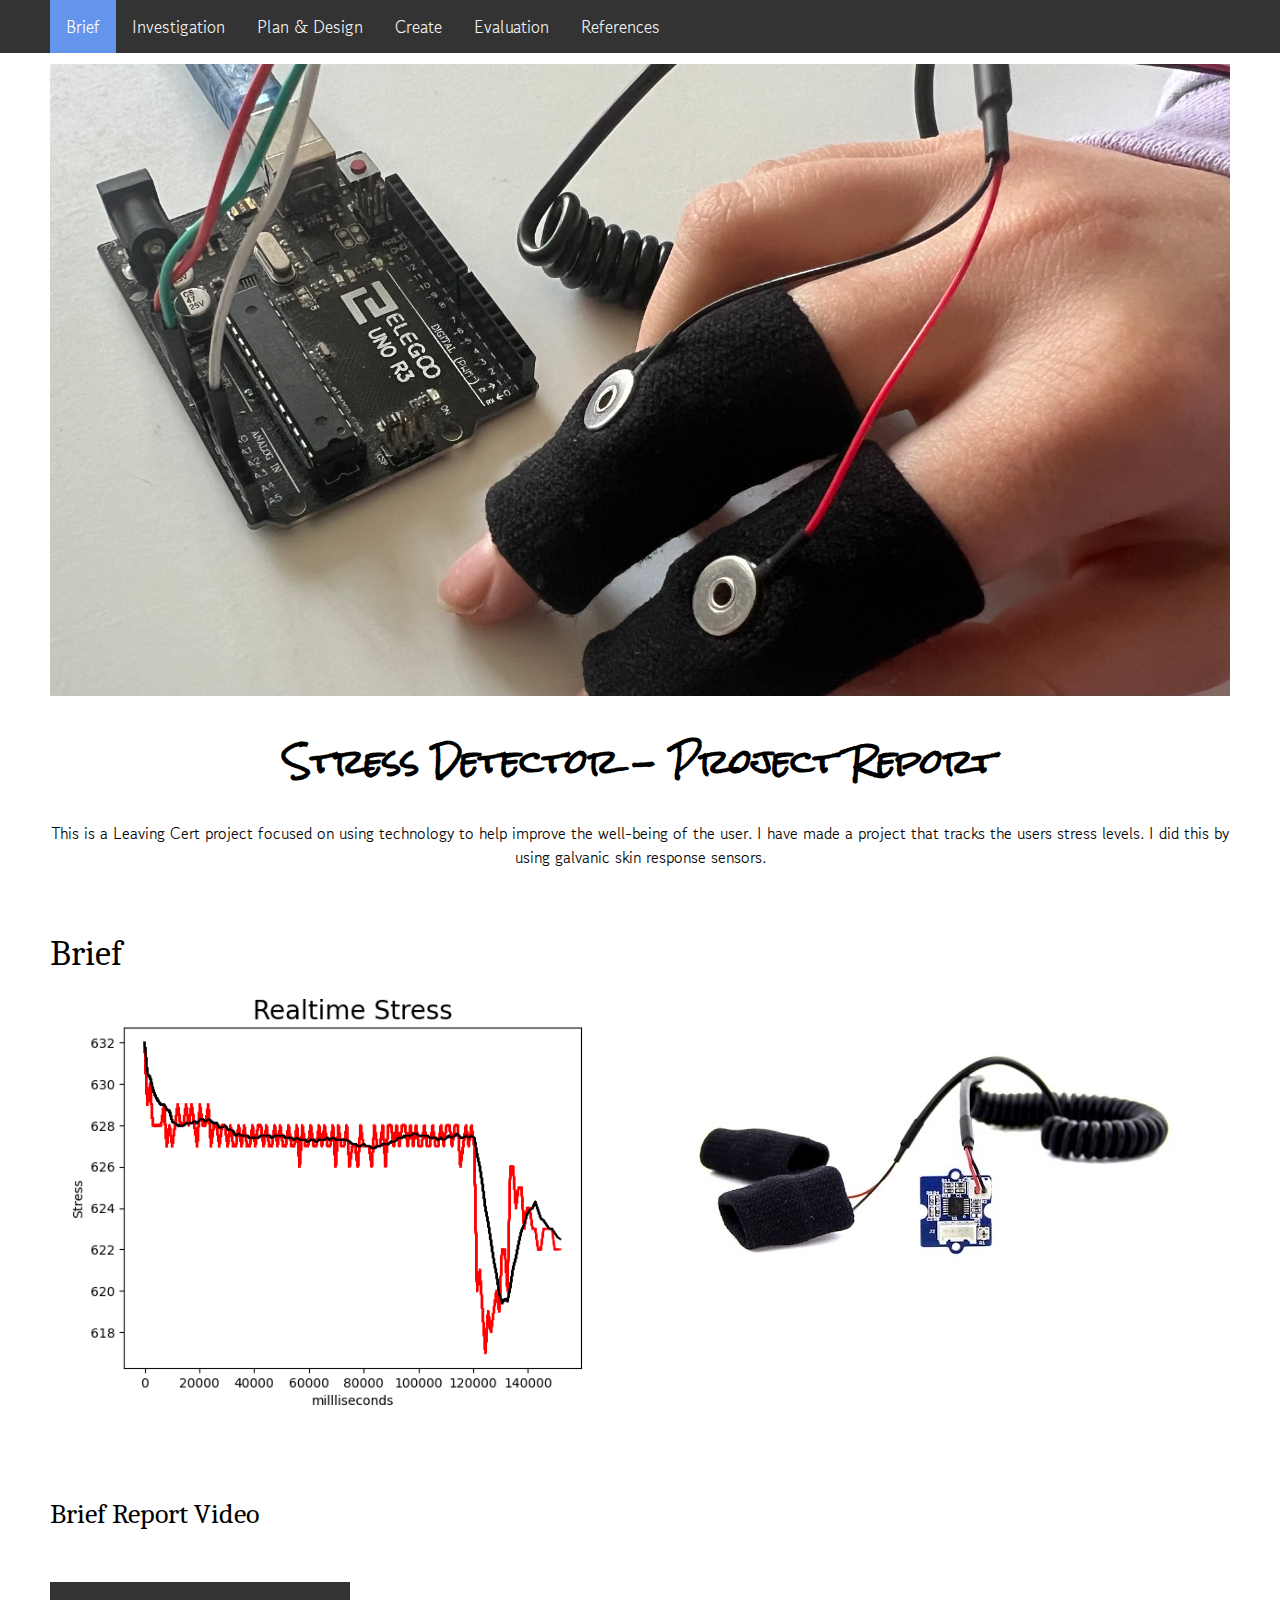
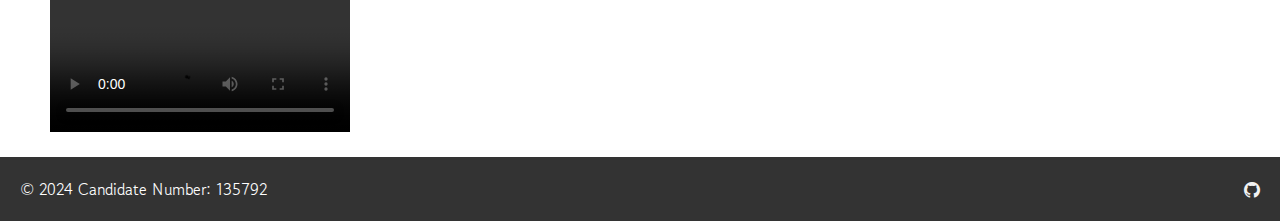
<file: website/index.html>
<!doctype html>
<html lang="en">

<head>
    <meta charset="utf-8">
    <meta name="viewport" content="width=device-width, initial-scale=1">
    <title>CompScience Project</title>
    <link rel="icon" type="image/x-icon" href="img/favicon.ico">

    <link rel="preconnect" href="https://fonts.googleapis.com">
    <link rel="preconnect" href="https://fonts.gstatic.com" crossorigin>
    <link href="https://fonts.googleapis.com/css2?family=Gowun+Dodum&display=swap" rel="stylesheet">
    <link href="https://fonts.googleapis.com/css?family=Rock+Salt" rel="stylesheet"/>
    <link href="https://fonts.googleapis.com/css2?family=Caladea:ital,wght@0,400;0,700;1,400;1,700&family=Gabarito:wght@400..900&family=Suravaram&display=swap" rel="stylesheet">

    <link rel="stylesheet" href="https://cdn.jsdelivr.net/npm/bootstrap-icons@1.11.3/font/bootstrap-icons.min.css">

    <link href="styles.css" rel="stylesheet">
</head>

<body>

<!-- Menu -->
<div class="topnav">
    <a class="active" href="index.html" >Brief</a>
    <a href="investigation.html" >Investigation</a>
    <a href="plan-and-design.html" >Plan & Design</a>
    <a href="create.html" >Create</a>
    <a href="evaluation.html" >Evaluation</a>
    <a href="references.html" >References</a>
</div>
<!-- End Menu -->



<div id="main-container">

    <!-- Hero -->
    <div id="hero">
        <div>
            <img src="img/photo_2024-03-13_16-39-16.jpg"  alt="hand with sensor">
        </div>
        <div>
            <h1>Stress Detector - Project Report</h1>
            <p>This is a Leaving Cert project focused on using technology to help improve the well-being of the user. I have made a project that tracks the users stress levels. I did this by using galvanic skin response sensors. </p>
        </div>
    </div>
    <!-- End Hero -->



    <h2>Brief</h2>
    <div class="row">
        <div class="column center"><img src="img/graph.png" alt="sample graph"></div>
        <div class="column center"><img src="img/GSRsensor.jpeg" alt="gsr sensor"></div>
    </div>
    <br><br>
    <h3>Brief Report Video</h3><br>
    <video class="img-fluid" controls="controls" name="Brief Video" ><source src="img/2444CCCF-BB4D-40D0-869A-5B82789344D1.mov"></video>
</div>



<!-- Footer -->
<footer class="row">
    <div class="column">
        © 2024 Candidate Number: 135792
    </div>

    <div class="column end">
        <a href="https://github.com/Pilo-cr/ProjectGSR" target="_blank"><i class="bi bi-github"></i></a>
    </div>
</footer>

</body>

</html>
</file>
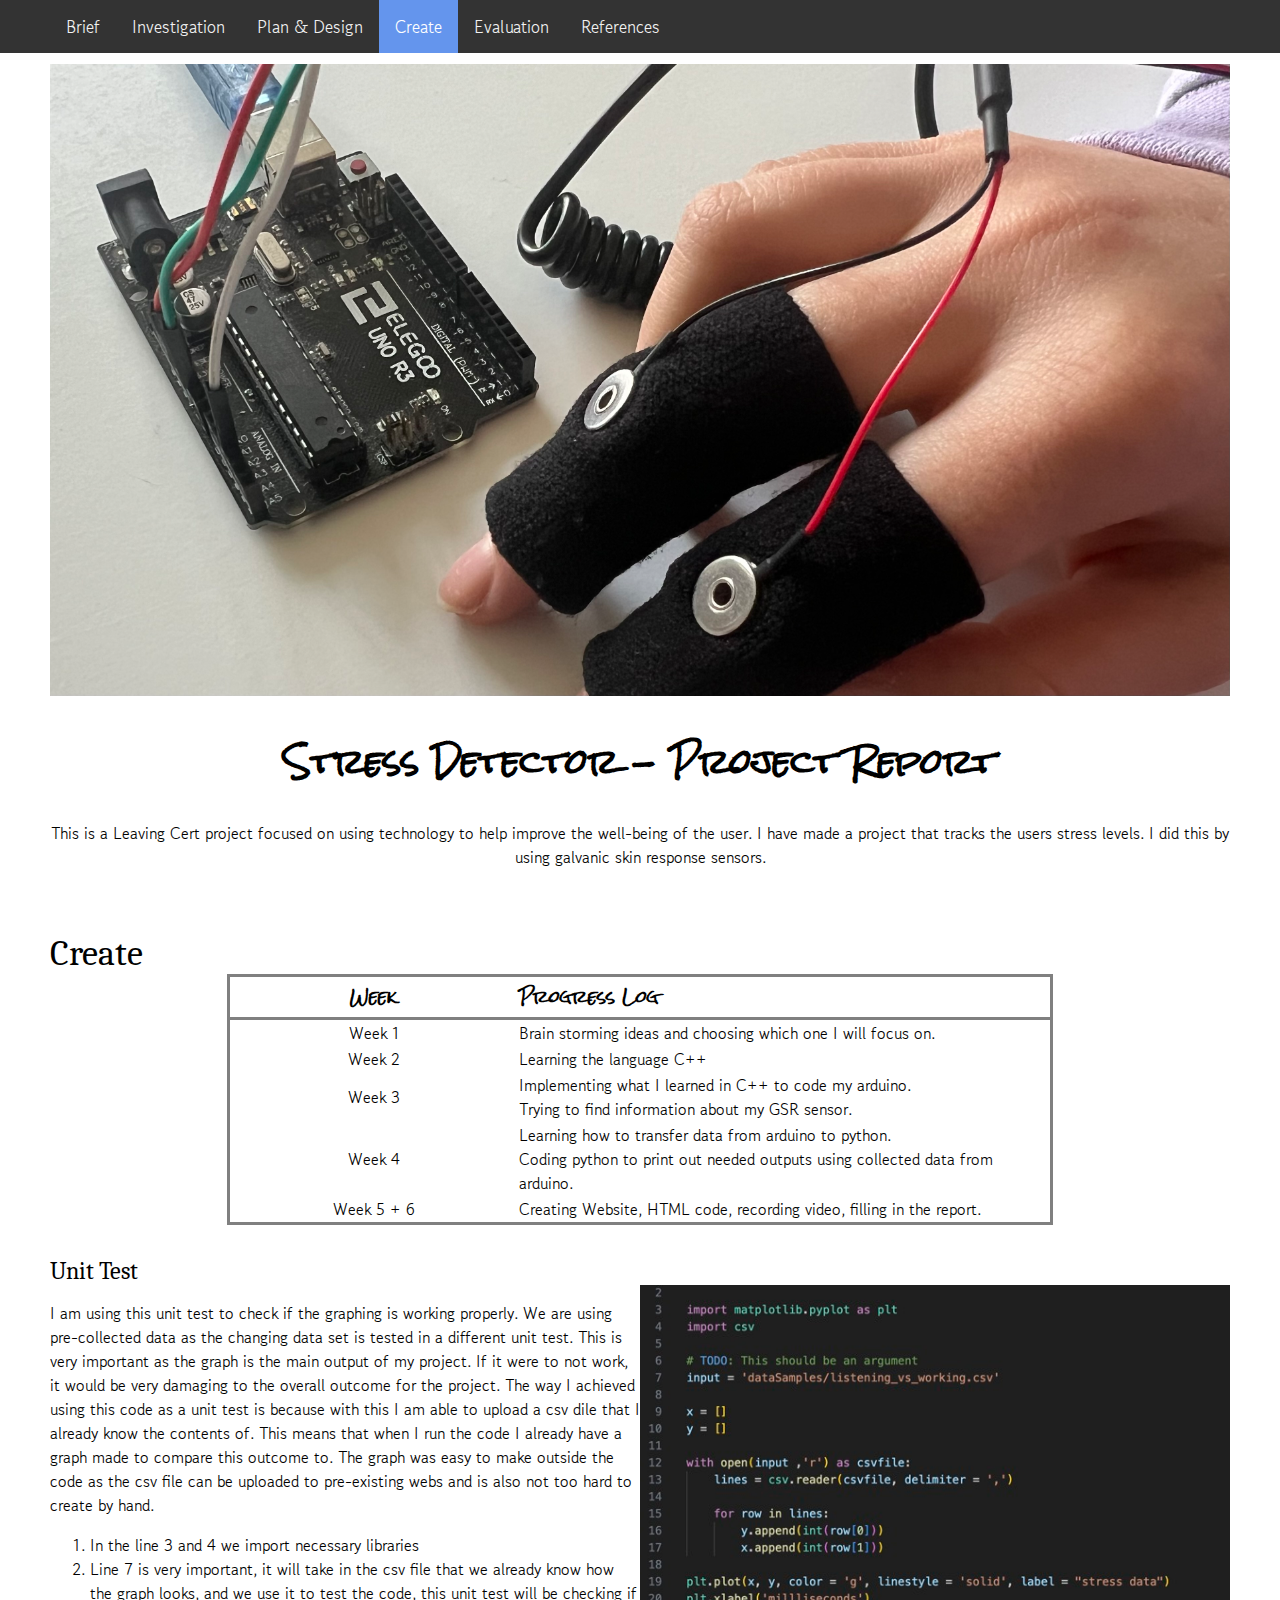
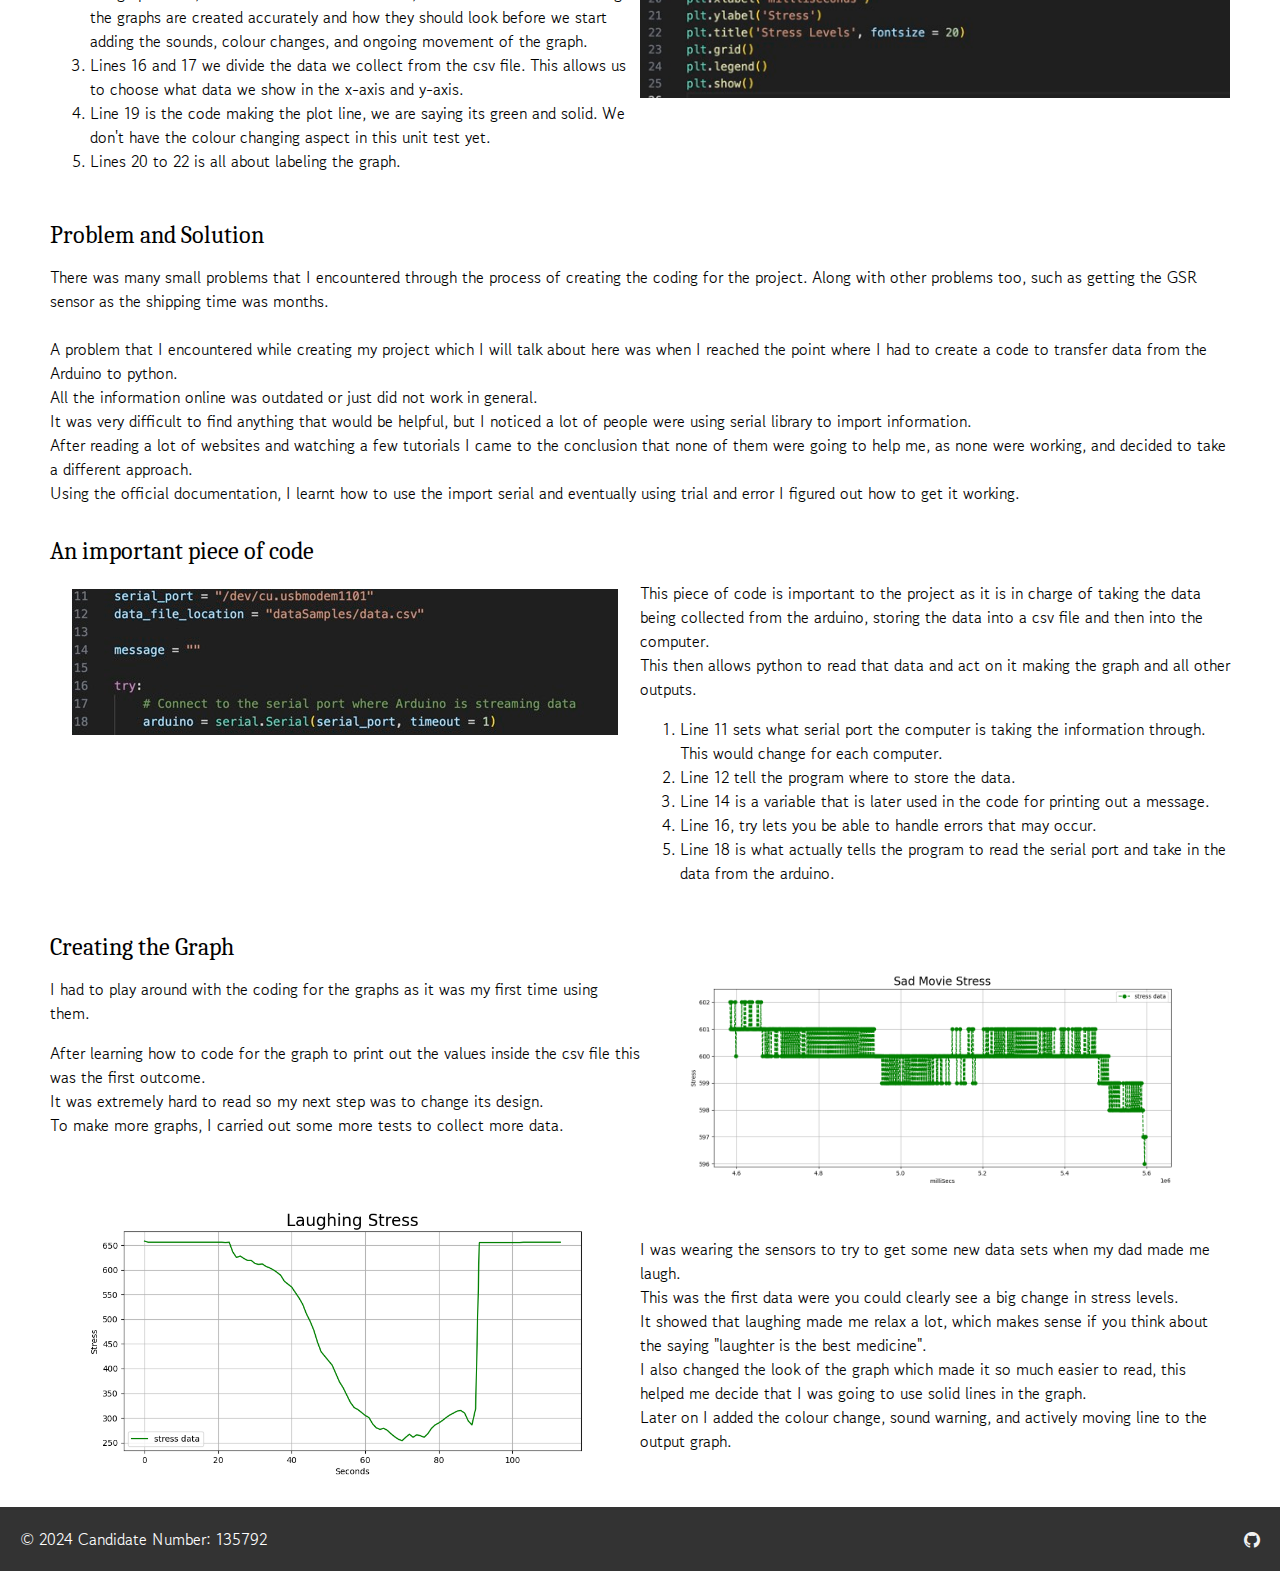
<file: website/create.html>
<!doctype html>
<html lang="en">

<head>
    <meta charset="utf-8">
    <meta name="viewport" content="width=device-width, initial-scale=1">
    <title>CompScience Project</title>
    <link rel="icon" type="image/x-icon" href="img/favicon.ico">

    <link rel="preconnect" href="https://fonts.googleapis.com">
    <link rel="preconnect" href="https://fonts.gstatic.com" crossorigin>
    <link href="https://fonts.googleapis.com/css2?family=Gowun+Dodum&display=swap" rel="stylesheet">
    <link href="https://fonts.googleapis.com/css?family=Rock+Salt" rel="stylesheet"/>
    <link href="https://fonts.googleapis.com/css2?family=Caladea:ital,wght@0,400;0,700;1,400;1,700&family=Gabarito:wght@400..900&family=Suravaram&display=swap" rel="stylesheet">

    <link rel="stylesheet" href="https://cdn.jsdelivr.net/npm/bootstrap-icons@1.11.3/font/bootstrap-icons.min.css">

    <link href="styles.css" rel="stylesheet">

    <style>

        /* Tables style */

        #table-week-log {
            padding-left: 15%;
            padding-right: 15%;
        }

        #table-week-log table {
            table-layout: fixed;
            width: 100%;
            border-collapse: collapse;
            border: 3px solid gray;

        }

        #table-week-log thead th:nth-child(1) {
            width: 35%;
            border-bottom: 3px solid gray;
        }

        #table-week-log thead th:nth-child(2) {
            width: 65%;
            text-align: left;
            border-bottom: 3px solid gray;
        }

        #table-week-log tbody td:nth-child(1) {
            text-align: center;
        }

        #table-week-log tbody tdß:nth-child(2) {

        }

        /*thead th:nth-child(3) {*/
        /*    width: 15%;*/
        /*}*/

        #table-week-log thead th,
        #table-week-log tfoot th {
            font-family: "Rock Salt", cursive;
        }
    </style>
</head>

<body>

<!-- Menu -->
<div class="topnav">
    <a href="index.html" >Brief</a>
    <a href="investigation.html" >Investigation</a>
    <a href="plan-and-design.html" >Plan & Design</a>
    <a class="active" href="create.html" >Create</a>
    <a href="evaluation.html" >Evaluation</a>
    <a href="references.html" >References</a>
</div>
<!-- End Menu -->

<div id="main-container">

    <!-- Hero -->
    <div id="hero">
        <div>
            <img src="img/photo_2024-03-13_16-39-16.jpg"  alt="hand with sensor">
        </div>
        <div>
            <h1>Stress Detector - Project Report</h1>
            <p>This is a Leaving Cert project focused on using technology to help improve the well-being of the user. I have made a project that tracks the users stress levels. I did this by using galvanic skin response sensors. </p>
        </div>
    </div>
    <!-- End Hero -->

    <h2>Create</h2>

    <div id="table-week-log">
        <table>
            <thead>
            <tr>
                <th>Week</th>
                <th>Progress Log</th>
            </tr>
            </thead>
            <tbody>
            <tr>
                <td>Week 1</td>
                <td>Brain storming ideas and choosing which one I will focus on.</td>
            </tr>
            <tr>
                <td>Week 2</td>
                <td>Learning the language C++</td>
            </tr>
            <tr>
                <td>Week 3</td>
                <td>Implementing what I learned in C++ to code my arduino. <br> Trying to find information about my GSR sensor.
                </td>
            </tr>
            <tr>
                <td>Week 4</td>
                <td>Learning how to transfer data from arduino to python.<br> Coding python to print out needed outputs using
                    collected data from arduino.
                </td>
            </tr>
            <tr>
                <td>Week 5 + 6</td>
                <td>Creating Website, HTML code, recording video, filling in the report.</td>
            </tr>
            </tbody>
        </table>
    </div>



    <h4>Unit Test</h4>
    <div class="row">
        <div class="column">
            <p>
                I am using this unit test to check if the graphing is working properly.
                We are using pre-collected data as the changing data set is tested in a different unit test.
                This is very important as the graph is the main output of my project.
                If it were to not work, it would be very damaging to the overall outcome for the project.

                The way I achieved using this code as a unit test is because with this I am able to upload a csv dile that I already
                know the contents of.
                This means that when I run the code I already have a graph made to compare this outcome to.
                The graph was easy to make outside the code as the csv file can be uploaded to pre-existing webs and is also not too
                hard to create by hand.

            </p>

            <ol>
                <li>In the line 3 and 4 we import necessary libraries</li>
                <li>Line 7 is very important, it will take in the csv file that we already know how the graph looks, and we use it
                    to test the code, this unit test will be checking if the graphs are created accurately and how they should look
                    before we start adding the sounds, colour changes, and ongoing movement of the graph.
                </li>
                <li>Lines 16 and 17 we divide the data we collect from the csv file. This allows us to choose what data we show in
                    the x-axis and y-axis.
                </li>
                <li>Line 19 is the code making the plot line, we are saying its green and solid. We don't have the colour changing
                    aspect in this unit test yet.
                </li>
                <li>Lines 20 to 22 is all about labeling the graph.</li>
            </ol>
        </div>
        <div class="column center">
            <img src="img/unit_test.jpg" alt="unit test">
        </div>
    </div>



    <h4>Problem and Solution</h4>
    <p>
        There was many small problems that I encountered through the process of creating the coding for the project.
        Along with other problems too, such as getting the GSR sensor as the shipping time was months. <br><br>

        A problem that I encountered while creating my project which I will talk about here was when I reached the point
        where I had to create a code to transfer data from the Arduino to python. <br>
        All the information online was outdated or just did not work in general. <br>
        It was very difficult to find anything that would be helpful, but I noticed a lot of people were using serial
        library to import information. <br>
        After reading a lot of websites and watching a few tutorials I came to the conclusion that none of them were going
        to help me, as none were working, and decided to take a different approach.<br>
        Using the official documentation, I learnt how to use the import serial and eventually using trial and error I
        figured out how to get it working. <br>
    </p>

    <h4>An important piece of code</h4>
    <div class="row">
        <div class="column center">
            <br>
            <img src="img/importing_code.jpg" alt="important code piece">
        </div>

        <div class="column">
            <p>
                This piece of code is important to the project as it is in charge of taking the data being collected from the
                arduino, storing the data into a csv file and then into the computer.<br>
                This then allows python to read that data and act on it making the graph and all other outputs. <br>

            </p>
            <ol>
                <li>Line 11 sets what serial port the computer is taking the information through. This would change for each
                    computer.
                </li>
                <li>Line 12 tell the program where to store the data.</li>
                <li>Line 14 is a variable that is later used in the code for printing out a message.</li>
                <li>Line 16, try lets you be able to handle errors that may occur.</li>
                <li>Line 18 is what actually tells the program to read the serial port and take in the data from the arduino.</li>
            </ol>
        </div>
    </div>

    <h4>Creating the Graph</h4>
    <div class="row">
        <div class="column">
            <p>
                I had to play around with the coding for the graphs as it was my first time using them.
            </p>
            <p>
                After learning how to code for the graph to print out the values inside the csv file this was the first outcome.<br>
                It was extremely hard to read so my next step was to change its design.<br>
                To make more graphs, I carried out some more tests to collect more data.
            </p>
        </div>

        <div class="column center">
            <img src="img/dashedStressPractice.png" alt="graph one">
        </div>
    </div>

    <div class="row">
        <div class="column center">
            <img src="img/LaughingStress.png" alt="graph two">
        </div>

        <div class="column">
            <p>
                <br>
                I was wearing the sensors to try to get some new data sets when my dad made me laugh.<br>
                This was the first data were you could clearly see a big change in stress levels.<br>
                It showed that laughing made me relax a lot, which makes sense if you think about the saying "laughter is the best
                medicine".<br>
                I also changed the look of the graph which made it so much easier to read, this helped me decide that I was going to
                use solid lines in the graph.<br>
                Later on I added the colour change, sound warning, and actively moving line to the output graph.
            </p>
        </div>
    </div>

</div>



<!-- Footer -->
<footer class="row">
    <div class="column">
        © 2024 Candidate Number: 135792
    </div>

    <div class="column end">
        <a href="https://github.com/Pilo-cr/ProjectGSR" target="_blank"><i class="bi bi-github"></i></a>
    </div>
</footer>

</body>

</html>
</file>
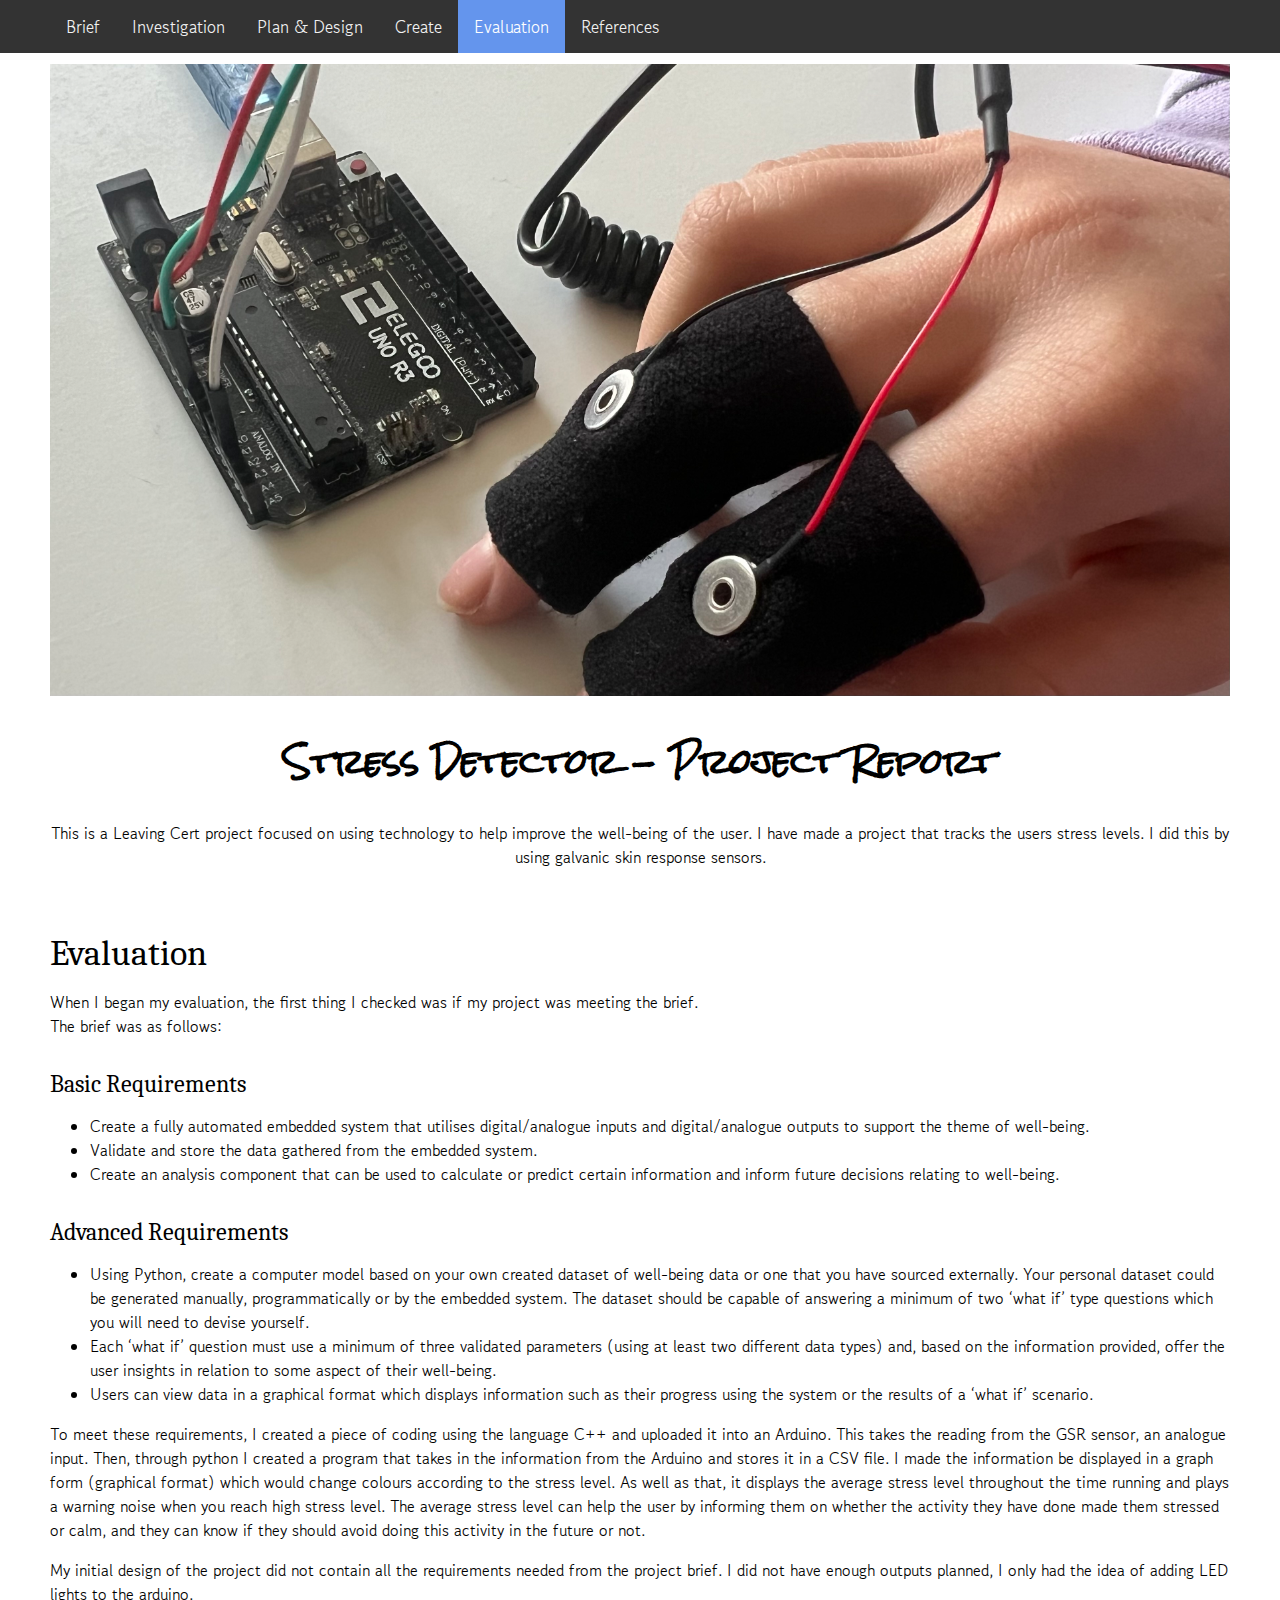
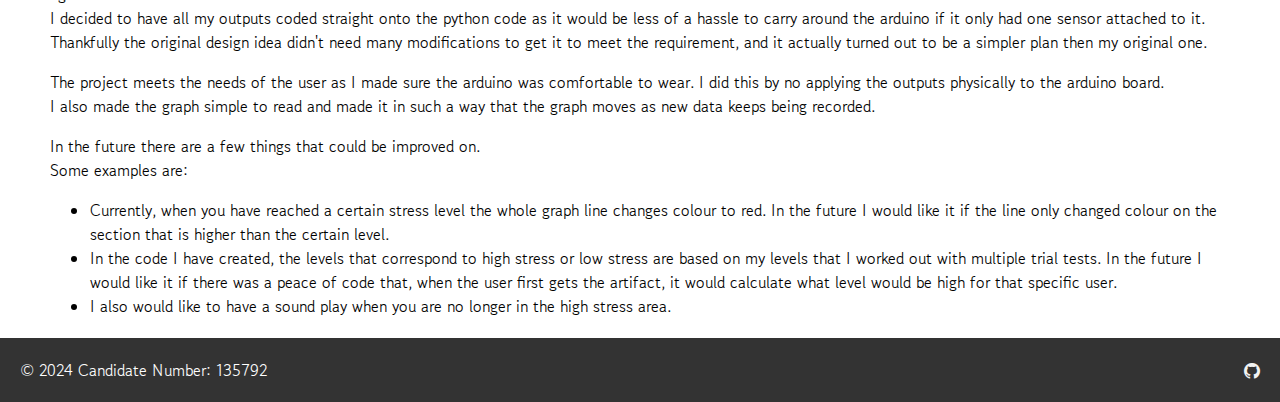
<file: website/evaluation.html>
<!doctype html>
<html lang="en">

<head>
    <meta charset="utf-8">
    <meta name="viewport" content="width=device-width, initial-scale=1">
    <title>CompScience Project</title>
    <link rel="icon" type="image/x-icon" href="img/favicon.ico">

    <link rel="preconnect" href="https://fonts.googleapis.com">
    <link rel="preconnect" href="https://fonts.gstatic.com" crossorigin>
    <link href="https://fonts.googleapis.com/css2?family=Gowun+Dodum&display=swap" rel="stylesheet">
    <link href="https://fonts.googleapis.com/css?family=Rock+Salt" rel="stylesheet"/>
    <link href="https://fonts.googleapis.com/css2?family=Caladea:ital,wght@0,400;0,700;1,400;1,700&family=Gabarito:wght@400..900&family=Suravaram&display=swap" rel="stylesheet">

    <link rel="stylesheet" href="https://cdn.jsdelivr.net/npm/bootstrap-icons@1.11.3/font/bootstrap-icons.min.css">

    <link href="styles.css" rel="stylesheet">
</head>

<body>


<!-- Menu -->
<div class="topnav">
    <a href="index.html" >Brief</a>
    <a href="investigation.html" >Investigation</a>
    <a href="plan-and-design.html" >Plan & Design</a>
    <a href="create.html" >Create</a>
    <a class="active" href="evaluation.html" >Evaluation</a>
    <a href="references.html" >References</a>
</div>
<!-- End Menu -->


<div id="main-container">

    <!-- Hero -->
    <div id="hero">
        <div>
            <img src="img/photo_2024-03-13_16-39-16.jpg"  alt="hand with sensor">
        </div>
        <div>
            <h1>Stress Detector - Project Report</h1>
            <p>This is a Leaving Cert project focused on using technology to help improve the well-being of the user. I have made a project that tracks the users stress levels. I did this by using galvanic skin response sensors. </p>
        </div>
    </div>
    <!-- End Hero -->



        <h2>Evaluation</h2>
        <p>
            When I began my evaluation, the first thing I checked was if my project was meeting the brief. <br>
            The brief was as follows:
        </p>


        <h4>Basic Requirements</h4>
        <ul>
            <li>Create a fully automated embedded system that utilises digital/analogue inputs and
                digital/analogue outputs to support the theme of well-being.</li>
            <li>Validate and store the data gathered from the embedded system.</li>
            <li>Create an analysis component that can be used to calculate or predict certain information and
                inform future decisions relating to well-being.</li>
        </ul>


        <h4>Advanced Requirements</h4>
        <ul>
            <li>Using Python, create a computer model based on your own created dataset of well-being data or one that you have sourced externally.
                Your personal dataset could be generated manually, programmatically or by the embedded system.
                The dataset should be capable of answering a minimum of two ‘what if’ type questions which you will need to devise yourself. </li>
            <li>Each ‘what if’ question must use a minimum of three validated parameters (using at least two
                different data types) and, based on the information provided, offer the user insights in relation
                to some aspect of their well-being.</li>
            <li>Users can view data in a graphical format which displays information such as their progress
                using the system or the results of a ‘what if’ scenario. </li>
        </ul>


        <p>
            To meet these requirements, I created a piece of coding using the language C++ and uploaded it into an Arduino.
            This takes the reading from the GSR sensor, an analogue input.
            Then, through python I created a program that takes in the information from the Arduino and stores it in a CSV file.
            I made the information be displayed in a graph form (graphical format) which would change colours according to the stress level.
            As well as that, it displays the average stress level throughout the time running and plays a warning noise when you reach high stress level.
            The average stress level can help the user by informing them on whether the activity they have done made them stressed or calm, and they can know if they should avoid doing this activity in the future or not.
        </p>

        <p>
            My initial design of the project did not contain all the requirements needed from the project brief. I did not have enough outputs planned, I only had the idea of adding LED lights to the arduino. <br>
            I decided to have all my outputs coded straight onto the python code as it would be less of a hassle to carry around the arduino if it only had one sensor attached to it. <br>
            Thankfully the original design idea didn't need many modifications to get it to meet the requirement, and it actually turned out to be a simpler plan then my original one. <br>
        </p>

        <p>
            The project meets the needs of the user as I made sure the arduino was comfortable to wear. I did this by no applying the outputs physically to the arduino board. <br>
            I also made the graph simple to read and made it in such a way that the graph moves as new data keeps being recorded. <br>
        </p>

        <p>
            In the future there are a few things that could be improved on. <br>
            Some examples are:
        </p>
        <ul>
            <li>Currently, when you have reached a certain stress level the whole graph line changes colour to red. In the future I would like it if the line only changed colour on the section that is higher than the certain level.</li>
            <li>In the code I have created, the levels that correspond to high stress or low stress are based on my levels that I worked out with multiple trial tests. In the future I would like it if there was a peace of code that, when the user first gets the artifact, it would calculate what level would be high for that specific user. </li>
            <li>I also would like to have a sound play when you are no longer in the high stress area.</li>
        </ul>
</div>



<!-- Footer -->
<footer class="row">
    <div class="column">
        © 2024 Candidate Number: 135792
    </div>

    <div class="column end">
        <a href="https://github.com/Pilo-cr/ProjectGSR" target="_blank"><i class="bi bi-github"></i></a>
    </div>
</footer>

</body>

</html>
</file>
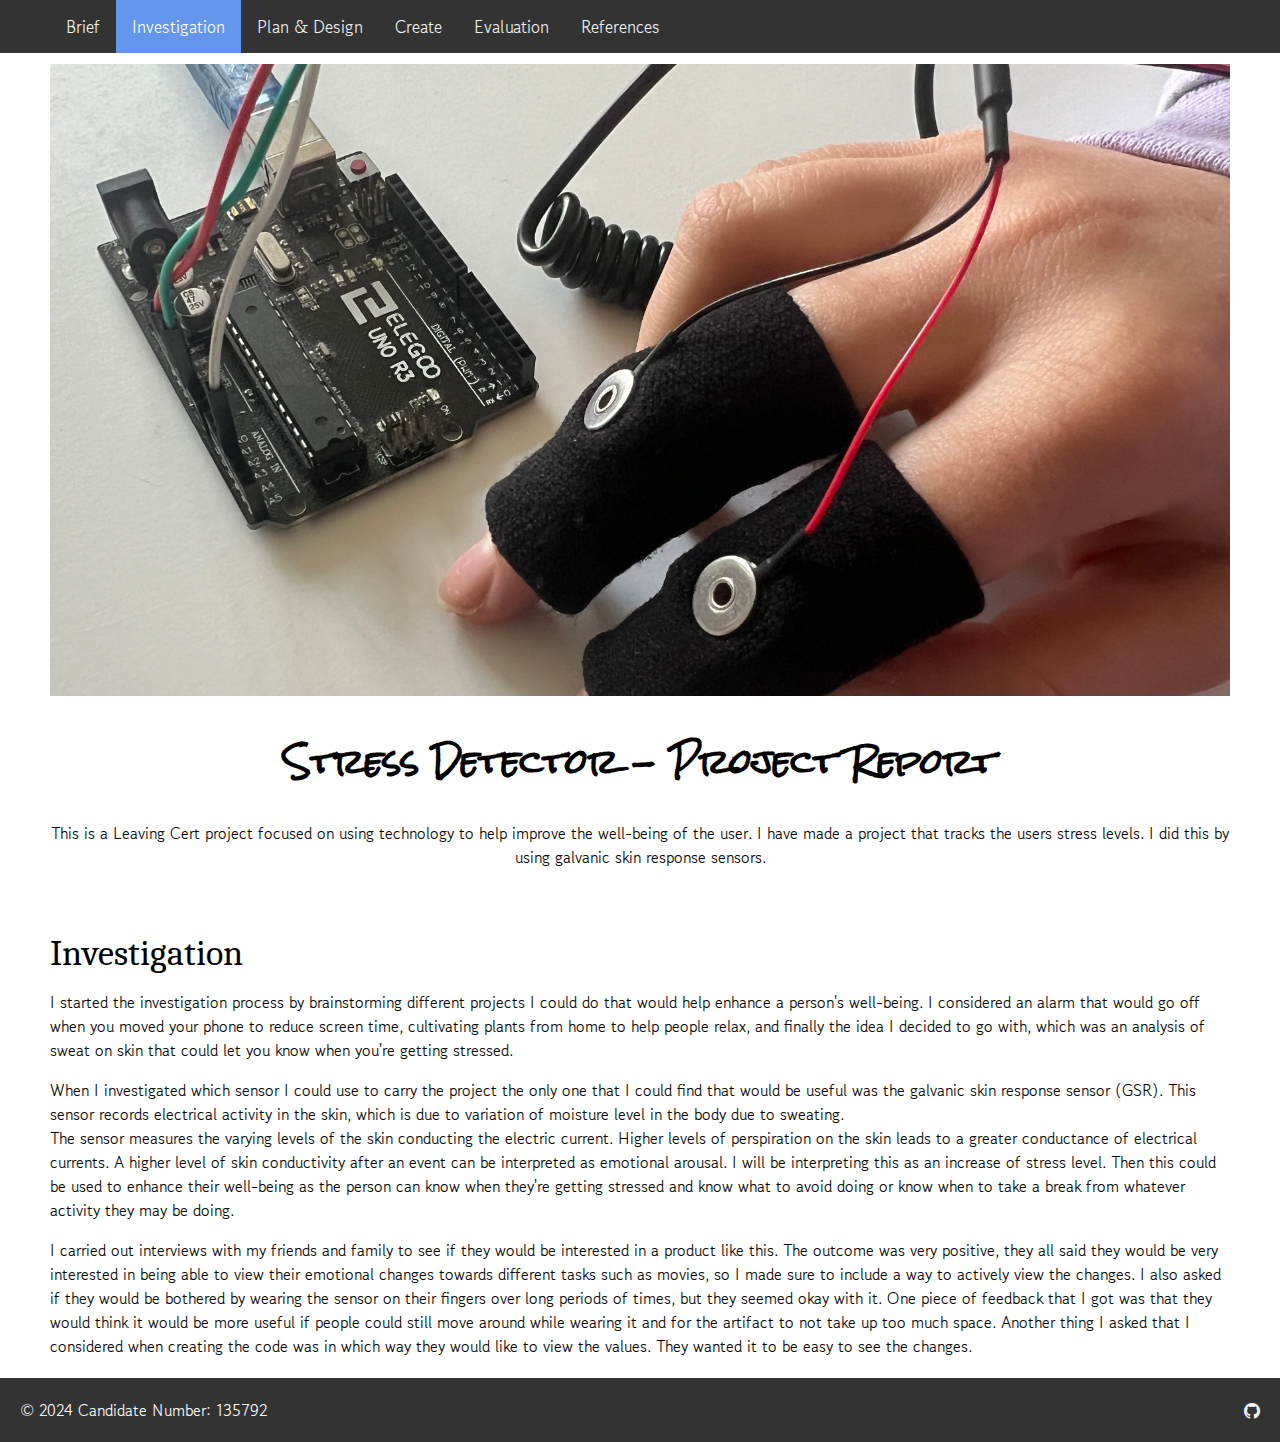
<file: website/investigation.html>
<!doctype html>
<html lang="en">

<head>
    <meta charset="utf-8">
    <meta name="viewport" content="width=device-width, initial-scale=1">
    <title>CompScience Project</title>
    <link rel="icon" type="image/x-icon" href="img/favicon.ico">

    <link rel="preconnect" href="https://fonts.googleapis.com">
    <link rel="preconnect" href="https://fonts.gstatic.com" crossorigin>
    <link href="https://fonts.googleapis.com/css2?family=Gowun+Dodum&display=swap" rel="stylesheet">
    <link href="https://fonts.googleapis.com/css?family=Rock+Salt" rel="stylesheet"/>
    <link href="https://fonts.googleapis.com/css2?family=Caladea:ital,wght@0,400;0,700;1,400;1,700&family=Gabarito:wght@400..900&family=Suravaram&display=swap" rel="stylesheet">

    <link rel="stylesheet" href="https://cdn.jsdelivr.net/npm/bootstrap-icons@1.11.3/font/bootstrap-icons.min.css">

    <link href="styles.css" rel="stylesheet">
</head>

<body>

<!-- Menu -->
<div class="topnav">
    <a href="index.html" >Brief</a>
    <a class="active" href="investigation.html" >Investigation</a>
    <a href="plan-and-design.html" >Plan & Design</a>
    <a href="create.html" >Create</a>
    <a href="evaluation.html" >Evaluation</a>
    <a href="references.html" >References</a>
</div>
<!-- End Menu -->

<div id="main-container">

    <!-- Hero -->
    <div id="hero">
        <div>
            <img src="img/photo_2024-03-13_16-39-16.jpg"  alt="hand with sensor">
        </div>
        <div>
            <h1>Stress Detector - Project Report</h1>
            <p>This is a Leaving Cert project focused on using technology to help improve the well-being of the user. I have made a project that tracks the users stress levels. I did this by using galvanic skin response sensors. </p>
        </div>
    </div>
    <!-- End Hero -->



    <h2>Investigation</h2>
    <div>

        <p>
            I started the investigation process by brainstorming different projects I could do that would help enhance a person's well-being.
            I considered an alarm that would go off when you moved your phone to reduce screen time, cultivating plants from home to help people relax, and finally the idea I decided to go with, which was an analysis of sweat on skin that could let you know when you're getting stressed.
        </p>
        <p>
            When I investigated which sensor I could use to carry the project the only one that I could find that would be useful was the galvanic skin response sensor (GSR).
            This sensor records electrical activity in the skin, which is due to variation of moisture level in the body due to sweating. <br>

            The sensor measures the varying levels of the skin conducting the electric current.
            Higher levels of perspiration on the skin leads to a greater conductance of electrical currents.
            A higher level of skin conductivity after an event can be interpreted as emotional arousal.
            I will be interpreting this as an increase of stress level.
            Then this could be used to enhance their well-being as the person can know when they're getting stressed and know what to avoid doing or know when to take a break from whatever activity they may be doing.
        </p>
        <p>
            I carried out interviews with my friends and family to see if they would be interested in a product like this.
            The outcome was very positive, they all said they would be very interested in being able to view their emotional changes towards different tasks such as movies, so I made sure to include a way to actively view the changes.
            I also asked if they would be bothered by wearing the sensor on their fingers over long periods of times, but they seemed okay with it.
            One piece of feedback that I got was that they would think it would be more useful if people could still move around while wearing it and for the artifact to not take up too much space.
            Another thing I asked that I considered when creating the code was in which way they would like to view the values.
            They wanted it to be easy to see the changes.
        </p>
    </div>
</div>

<!-- Footer -->
<footer class="row">
    <div class="column">
        © 2024 Candidate Number: 135792
    </div>

    <div class="column end">
        <a href="https://github.com/Pilo-cr/ProjectGSR" target="_blank"><i class="bi bi-github"></i></a>
    </div>
</footer>


</body>

</html>
</file>
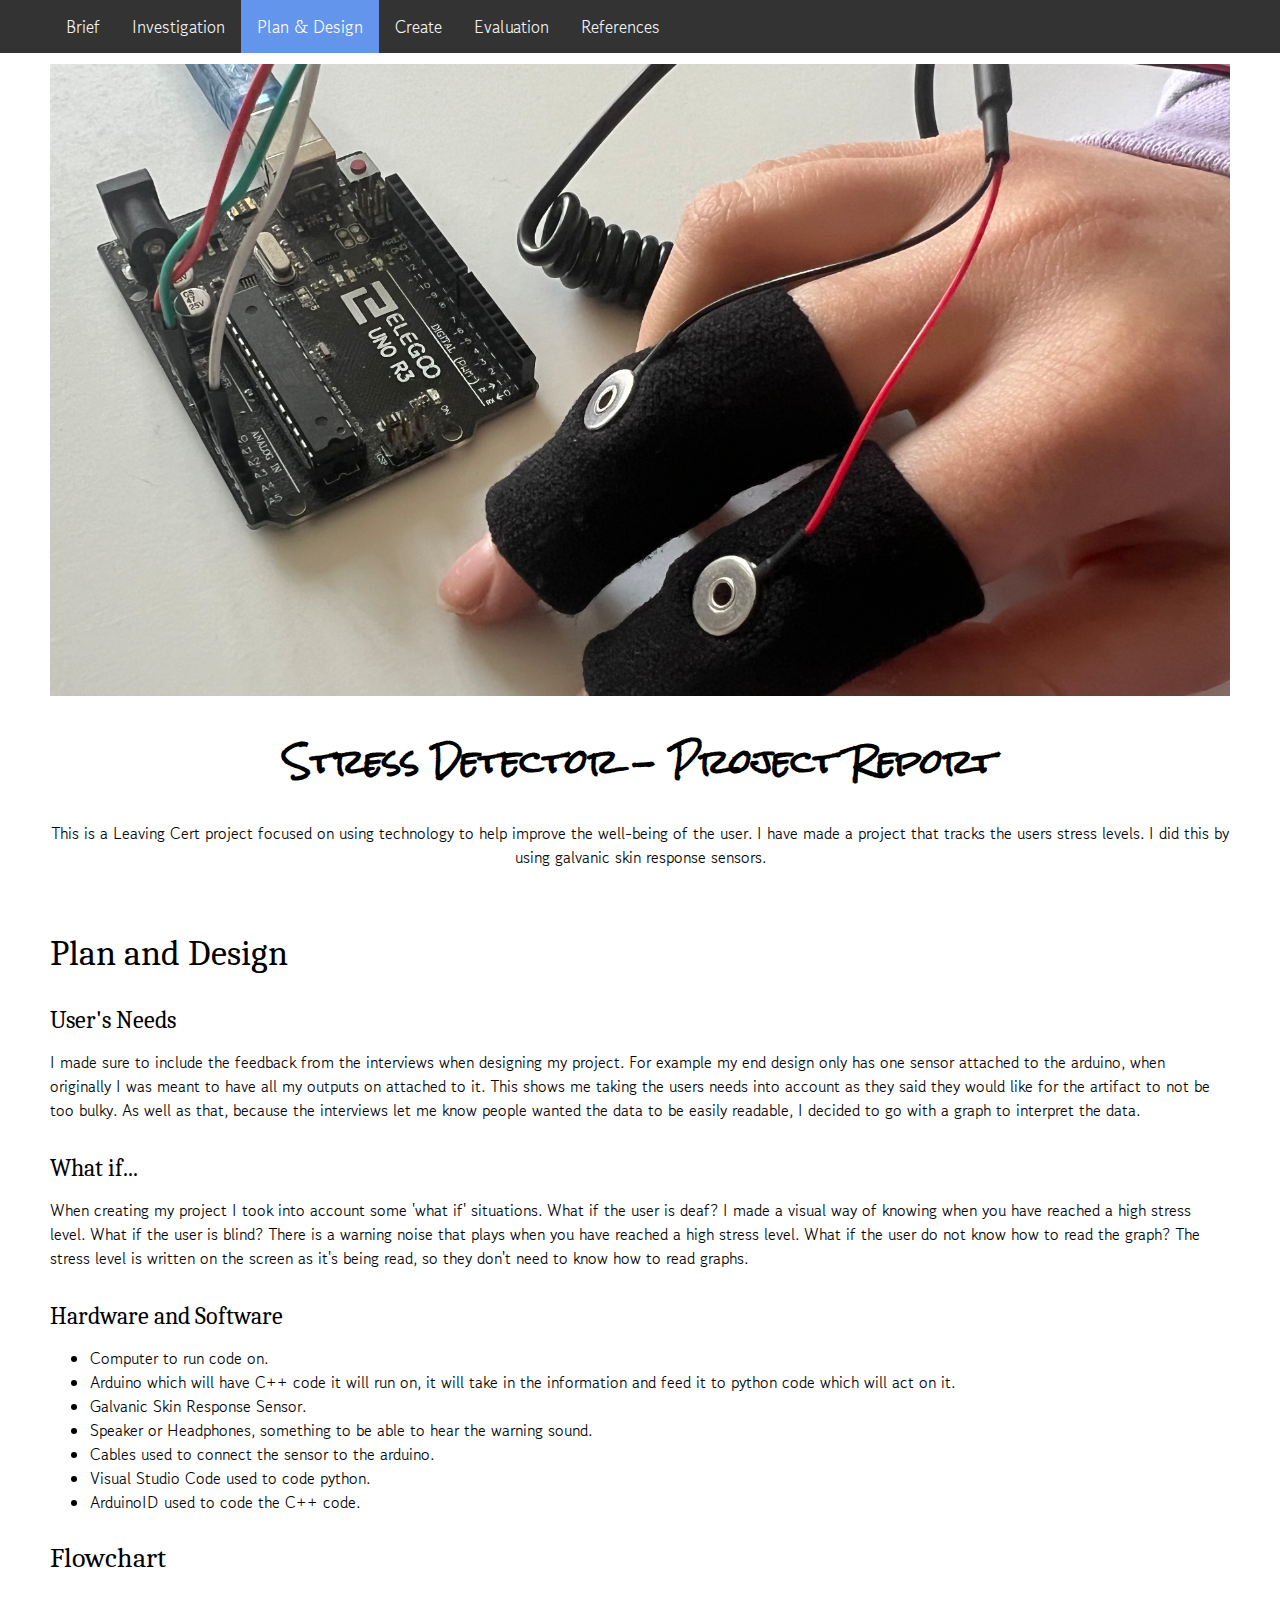
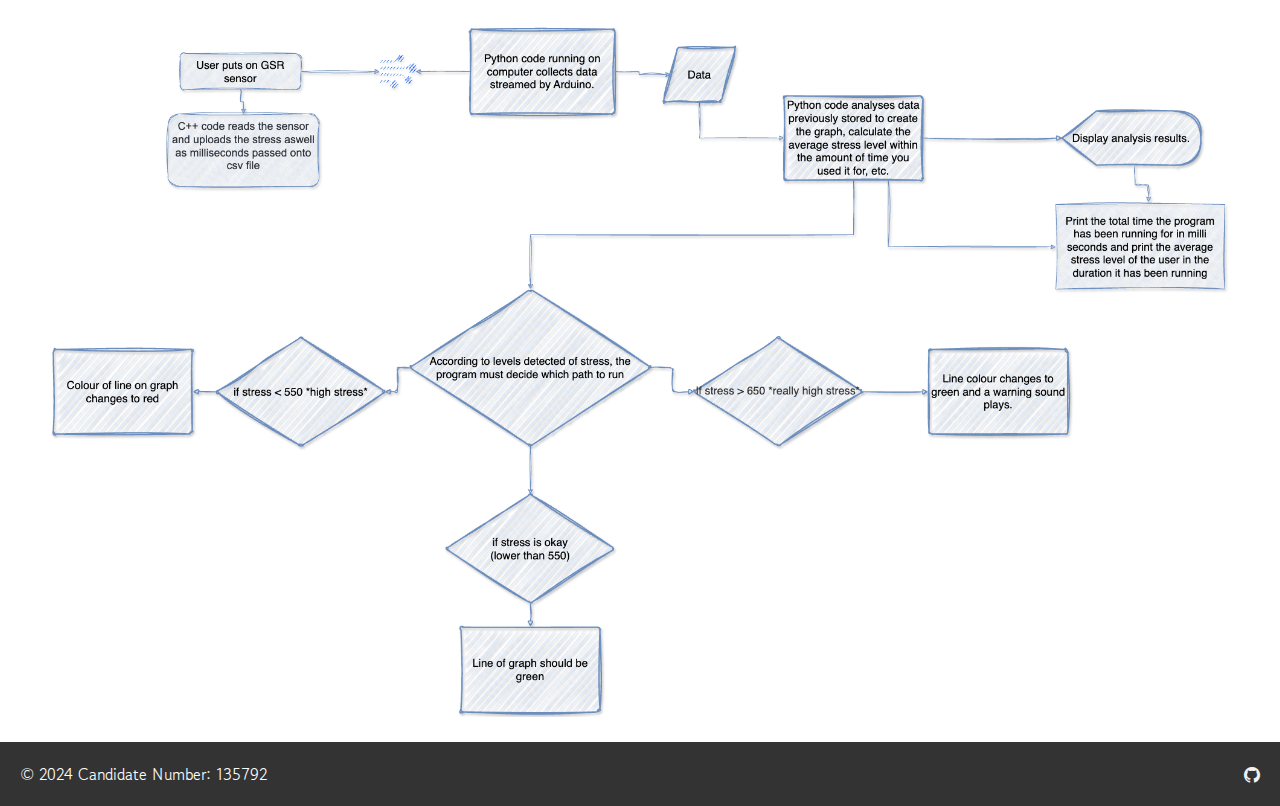
<file: website/plan-and-design.html>
<!doctype html>
<html lang="en">

<head>
    <meta charset="utf-8">
    <meta name="viewport" content="width=device-width, initial-scale=1">
    <title>CompScience Project</title>
    <link rel="icon" type="image/x-icon" href="img/favicon.ico">

    <link rel="preconnect" href="https://fonts.googleapis.com">
    <link rel="preconnect" href="https://fonts.gstatic.com" crossorigin>
    <link href="https://fonts.googleapis.com/css2?family=Gowun+Dodum&display=swap" rel="stylesheet">
    <link href="https://fonts.googleapis.com/css?family=Rock+Salt" rel="stylesheet"/>
    <link href="https://fonts.googleapis.com/css2?family=Caladea:ital,wght@0,400;0,700;1,400;1,700&family=Gabarito:wght@400..900&family=Suravaram&display=swap" rel="stylesheet">

    <link rel="stylesheet" href="https://cdn.jsdelivr.net/npm/bootstrap-icons@1.11.3/font/bootstrap-icons.min.css">

    <link href="styles.css" rel="stylesheet">
</head>

<body>

<!-- Menu -->
<div class="topnav">
    <a href="index.html" >Brief</a>
    <a href="investigation.html" >Investigation</a>
    <a class="active" href="plan-and-design.html" >Plan & Design</a>
    <a href="create.html" >Create</a>
    <a href="evaluation.html" >Evaluation</a>
    <a href="references.html" >References</a>
</div>
<!-- End Menu -->



<div id="main-container">

    <!-- Hero -->
    <div id="hero">
        <div>
            <img src="img/photo_2024-03-13_16-39-16.jpg"  alt="hand with sensor">
        </div>
        <div>
            <h1>Stress Detector - Project Report</h1>
            <p>This is a Leaving Cert project focused on using technology to help improve the well-being of the user. I have made a project that tracks the users stress levels. I did this by using galvanic skin response sensors. </p>
        </div>
    </div>
    <!-- End Hero -->



    <h2>Plan and Design</h2>

    <h4>User's Needs</h4>
    <p>

        I made sure to include the feedback from the interviews when designing my project.
        For example my end design only has one sensor attached to the arduino, when originally I was meant to have all my
        outputs on attached to it.
        This shows me taking the users needs into account as they said they would like for the artifact to not be too bulky.
        As well as that, because the interviews let me know people wanted the data to be easily readable, I decided to go
        with a graph to interpret the data.
    </p>

    <h4>What if...</h4>
    <p>

        When creating my project I took into account some 'what if' situations.
        What if the user is deaf? I made a visual way of knowing when you have reached a high stress level.
        What if the user is blind? There is a warning noise that plays when you have reached a high stress level.
        What if the user do not know how to read the graph? The stress level is written on the screen as it's being read, so
        they don't need to know how to read graphs.

    </p>

    <h4>Hardware and Software</h4>

    <ul>
        <li>Computer to run code on.</li>
        <li>Arduino which will have C++ code it will run on, it will take in the information and feed it to python code
            which will act on it.
        </li>
        <li>Galvanic Skin Response Sensor.</li>
        <li>Speaker or Headphones, something to be able to hear the warning sound.</li>
        <li>Cables used to connect the sensor to the arduino.</li>
        <li>Visual Studio Code used to code python.</li>
        <li>ArduinoID used to code the C++ code.</li>
    </ul>

    <h3>Flowchart</h3><br>
    <div class="row">
        <div class="col-12"><img src="img/latest_flowchart.png" class="img-fluid"></div>
    </div>
</div>



<!-- Footer -->
<footer class="row">
    <div class="column">
        © 2024 Candidate Number: 135792
    </div>

    <div class="column end">
        <a href="https://github.com/Pilo-cr/ProjectGSR" target="_blank"><i class="bi bi-github"></i></a>
    </div>
</footer>


</body>

</html>
</file>
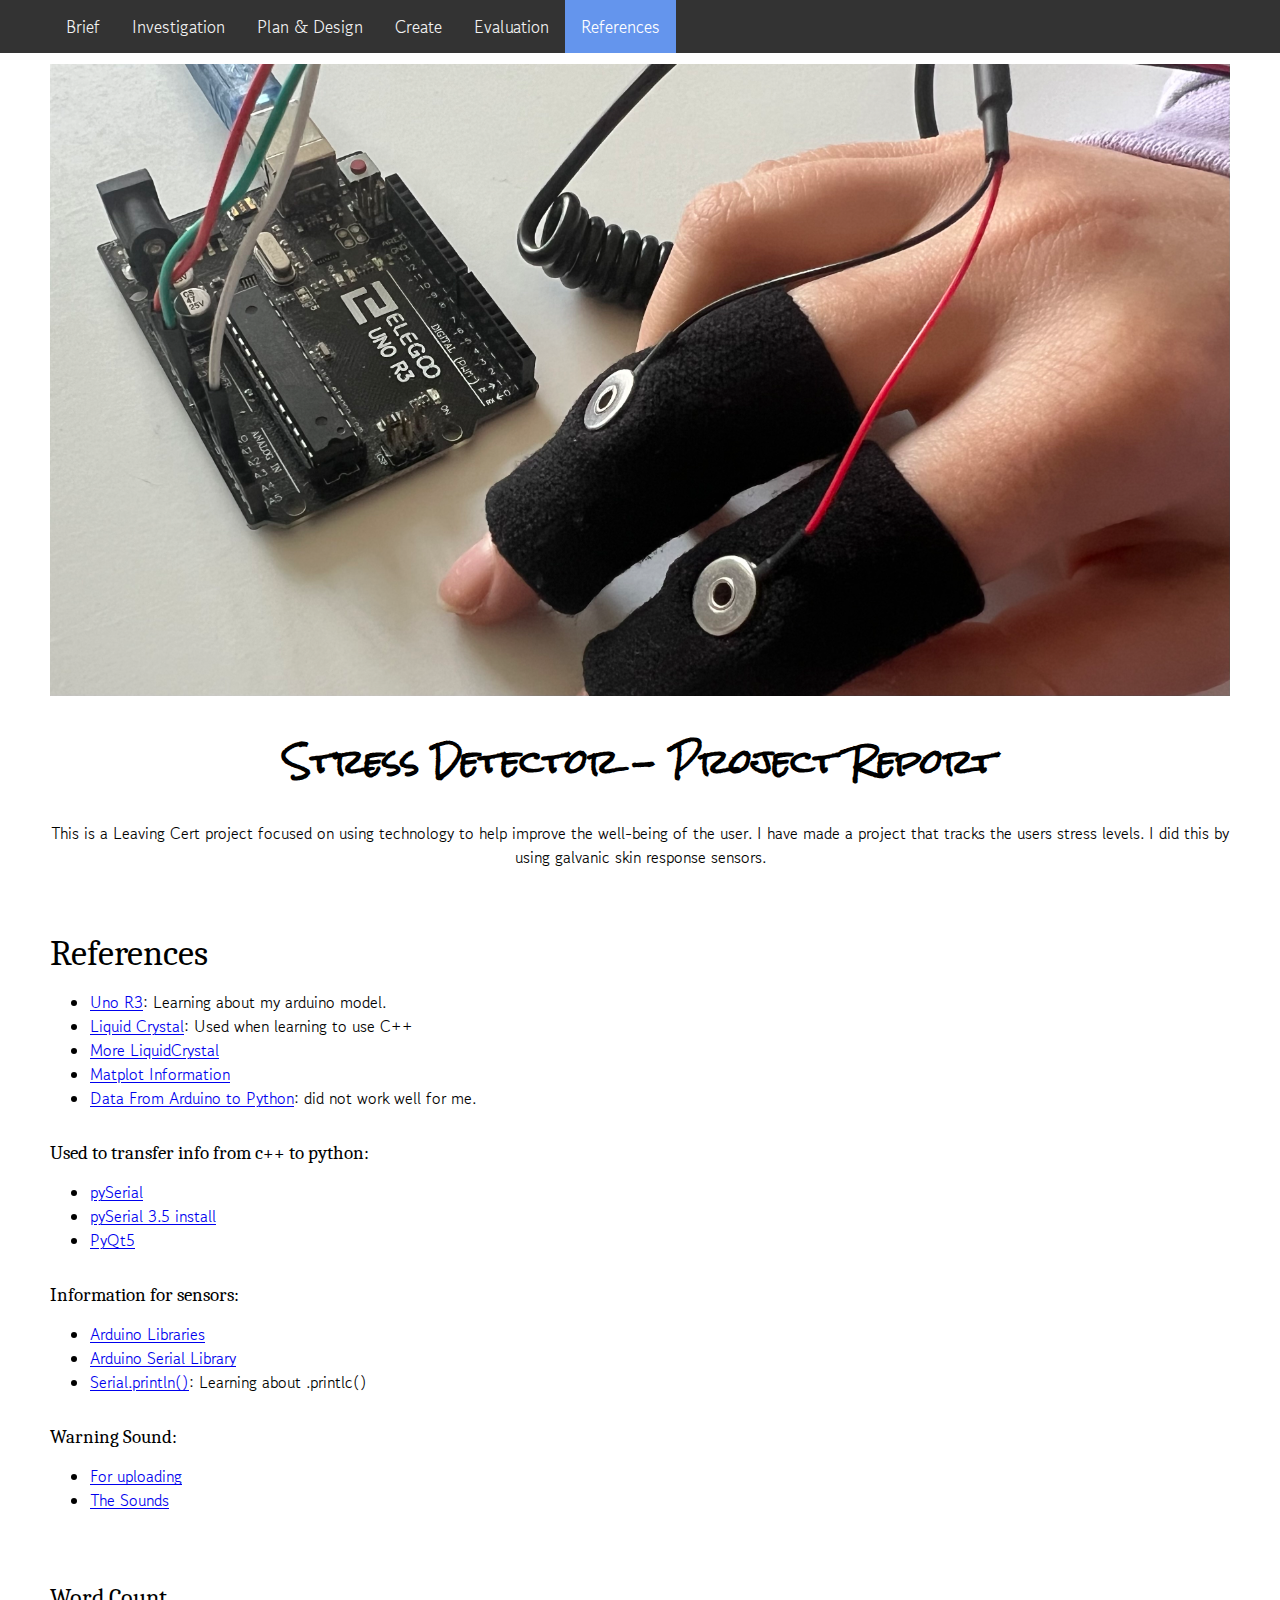
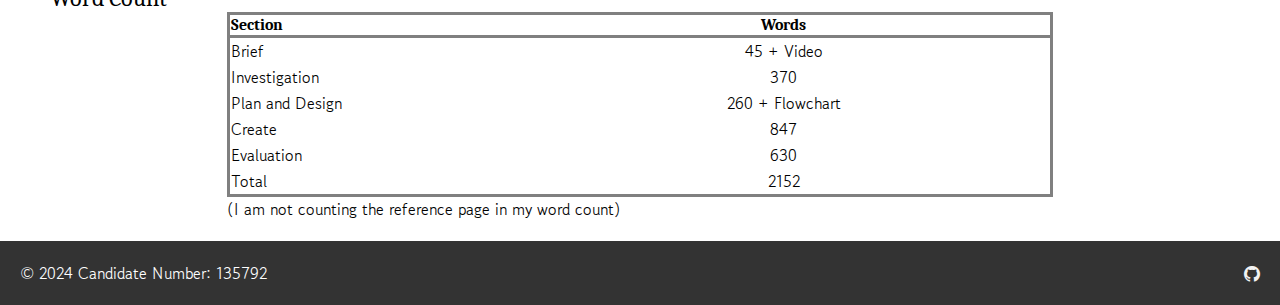
<file: website/references.html>
<!doctype html>
<html lang="en">

<head>
    <meta charset="utf-8">
    <meta name="viewport" content="width=device-width, initial-scale=1">
    <title>CompScience Project</title>
    <link rel="icon" type="image/x-icon" href="img/favicon.ico">

    <link rel="preconnect" href="https://fonts.googleapis.com">
    <link rel="preconnect" href="https://fonts.gstatic.com" crossorigin>
    <link href="https://fonts.googleapis.com/css2?family=Gowun+Dodum&display=swap" rel="stylesheet">
    <link href="https://fonts.googleapis.com/css?family=Rock+Salt" rel="stylesheet"/>
    <link href="https://fonts.googleapis.com/css2?family=Caladea:ital,wght@0,400;0,700;1,400;1,700&family=Gabarito:wght@400..900&family=Suravaram&display=swap" rel="stylesheet">

    <link rel="stylesheet" href="https://cdn.jsdelivr.net/npm/bootstrap-icons@1.11.3/font/bootstrap-icons.min.css">

    <link href="styles.css" rel="stylesheet">

    <style>

        /* Tables style */

        #table-word-count {
            padding-left: 15%;
            padding-right: 15%;
        }

        #table-word-count table {
            table-layout: fixed;
            width: 100%;
            border-collapse: collapse;
            border: 3px solid gray;

        }

        #table-word-count thead th:nth-child(1) {
            width: 35%;
            text-align: left;
            border-bottom: 3px solid gray;
        }

        #table-word-count thead th:nth-child(2) {
            width: 65%;
            border-bottom: 3px solid gray;
        }

        #table-word-count tbody td:nth-child(1) {

        }

        #table-word-count tbody td:nth-child(2) {
            text-align: center;

        }

        /*thead th:nth-child(3) {*/
        /*    width: 15%;*/
        /*}*/

        #table-word-count thead th,
        #table-word-count tfoot th {
            font-family: "Caladea", serif;
        }
    </style>

</head>

<body>

<!-- Menu -->
<div class="topnav">
    <a href="index.html" >Brief</a>
    <a href="investigation.html" >Investigation</a>
    <a href="plan-and-design.html" >Plan & Design</a>
    <a href="create.html" >Create</a>
    <a href="evaluation.html" >Evaluation</a>
    <a class="active" href="references.html" >References</a>
</div>
<!-- End Menu -->


<div id="main-container">

    <!-- Hero -->
    <div id="hero">
        <div>
            <img src="img/photo_2024-03-13_16-39-16.jpg"  alt="hand with sensor">
        </div>
        <div>
            <h1>Stress Detector - Project Report</h1>
            <p>This is a Leaving Cert project focused on using technology to help improve the well-being of the user. I have made a project that tracks the users stress levels. I did this by using galvanic skin response sensors. </p>
        </div>
    </div>
    <!-- End Hero -->



    <h2>References</h2>

    <ul>
        <li><a target="_blank" href="https://docs.arduino.cc/hardware/uno-rev3/#tech-specs">Uno R3</a>: Learning about my arduino model.</li>
        <li><a target="_blank" href="https://www.arduino.cc/reference/en/libraries/liquidcrystal/write/">Liquid Crystal</a>: Used when learning to use C++</li>
        <li><a target="_blank" href="https://docs.arduino.cc/learn/electronics/lcd-displays/">More LiquidCrystal</a></li>
        <li><a target="_blank" href="https://matplotlib.org/stable/">Matplot Information</a></li>
        <li><a target="_blank" href="https://www.instructables.com/Sending-Data-From-Arduino-to-Python-Via-USB/">Data From Arduino to Python</a>: did not work well for me.</li>
    </ul>
    <h5>Used to transfer info from c++ to python:</h5>
    <ul>
        <li><a target="_blank" href="https://pythonhosted.org/pyserial/pyserial.html#features">pySerial</a></li>
        <li><a target="_blank" href="https://pypi.org/project/pyserial/">pySerial 3.5 install</a></li>
        <li><a target="_blank" href="https://pypi.org/project/PyQt5/">PyQt5</a></li>
    </ul>
    <h5>Information for sensors:</h5>
    <ul>
        <li><a target="_blank" href="https://www.arduino.cc/reference/en/libraries/">Arduino Libraries</a></li>
        <li><a target="_blank" href="https://www.arduino.cc/reference/en/language/functions/communication/serial/">Arduino Serial Library</a></li>
        <li><a target="_blank" href="https://www.arduino.cc/reference/en/language/functions/communication/serial/println/">Serial.println()</a>: Learning about .printlc()</li>
    </ul>
    <h5>Warning Sound:</h5>
    <ul>
        <li><a target="_blank" href="https://pythonbasics.org/python-play-sound/">For uploading</a></li>
        <li><a target="_blank" href="https://pixabay.com/sound-effects/search/warning/">The Sounds</a></li>
    </ul>

    <br>
    <h4>Word Count</h4>
    <div id="table-word-count">
        <table>
            <thead>
            <tr>
                <th>Section</th>
                <th>Words</th>
            </tr>
            </thead>
            <tbody>
            <tr>
                <td>Brief</td>
                <td>45 + Video</td>
            </tr>
            <tr>
                <td>Investigation</td>
                <td>370</td>
            </tr>
            <tr>
                <td>Plan and Design</td>
                <td>260 + Flowchart</td>
            </tr>
            <tr>
                <td>Create</td>
                <td>847</td>
            </tr>
            <tr>
                <td>Evaluation</td>
                <td>630</td>
            </tr>
            <tr>
                <td>Total</td>
                <td>2152</td>
            </tr>
            </tbody>
        </table>
        (I am not counting the reference page in my word count)
    </div>

</div>

<!-- Footer -->
<footer class="row">
    <div class="column">
        © 2024 Candidate Number: 135792
    </div>

    <div class="column end">
        <a href="https://github.com/Pilo-cr/ProjectGSR" target="_blank"><i class="bi bi-github"></i></a>
    </div>
</footer>
<!-- End Footer -->

</body>

</html>
</file>
<file: website/styles.css>
body {
    padding: 0px;
    margin: 0px;
}

/** Google Fonts **/
html {
    font-family:"Gowun Dodum", "helvetica neue", helvetica, arial, sans-serif;
    font-weight: 400;
    font-style: normal;
}

h1 {
    font-family: "Rock Salt", cursive;
}

h2, h3, h4, h5 {
    font-family: "Caladea", serif;
    font-weight: 400;
    font-style: normal;
}

h2 {
    margin-top: 4rem;
    margin-bottom: 0rem;
    font-size: 2.25em;
}

h3 {
    font-size: 1.75em;
}

h4 {
    font-size: 1.5em;
    margin-bottom: 0rem;
}

h5 {
    font-size: 1.2em;
    margin-bottom: 0rem;
}


/* Responsive images. */
img {
    max-width: 100%;
    height: auto;
}

video {
    max-width: 100%;
    height: auto;
}

.row {
    display: flex;
}

.column {
    flex: 50%;
}

.center {
    text-align: center;
}

.end {
    text-align: end;
}


#main-container {
    margin-right: 50px;
    margin-left: 50px;
    margin-top: 4rem;
}

#hero {
    text-align: center;
}


/** Menu **/

.topnav {
    background-color: #c0c0c0;
    position:fixed;
    padding-left: 50px;
    top:0;
    width:100%;
    z-index:100;
}

/* Add a black background color to the top navigation */
.topnav {
    background-color: #333;
    overflow: hidden;
}

/* Style the links inside the navigation bar */
.topnav a {
    float: left;
    color: #f2f2f2;
    text-align: center;
    padding: 14px 16px;
    text-decoration: none;
    font-size: 17px;
}

/* Change the color of links on hover */
.topnav a:hover {
    background-color: #ddd;
    color: black;
}

/* Add a color to the active/current link */
.topnav a.active {
    background-color: cornflowerblue;
    color: white;
}





/* Footer */
footer {
    background-color: #333;
    color: white;
    padding: 20px;
    margin-top: 20px;
}

footer a {
    color: #f2f2f2;
}



/*th,*/
/*td {*/
/*    text-align: left;*/
/*    padding: 0.35rem;*/
/*}*/
















/* TOC */
/*.toc_container {*/
/*    background: #f9f9f9 none repeat scroll 0 0;*/
/*    border: 1px solid #aaa;*/
/*    display: table;*/
/*    font-size: 95%;*/
/*    margin-bottom: 1em;*/
/*    padding: 20px;*/
/*    width: auto;*/
/*}*/

/*.toc_title {*/
/*    font-weight: 700;*/
/*    text-align: center;*/
/*}*/

/*.toc_container li, .toc_container ul, .toc_container ul li{*/
/*    list-style: outside none none !important;*/
/*}*/
</file>
